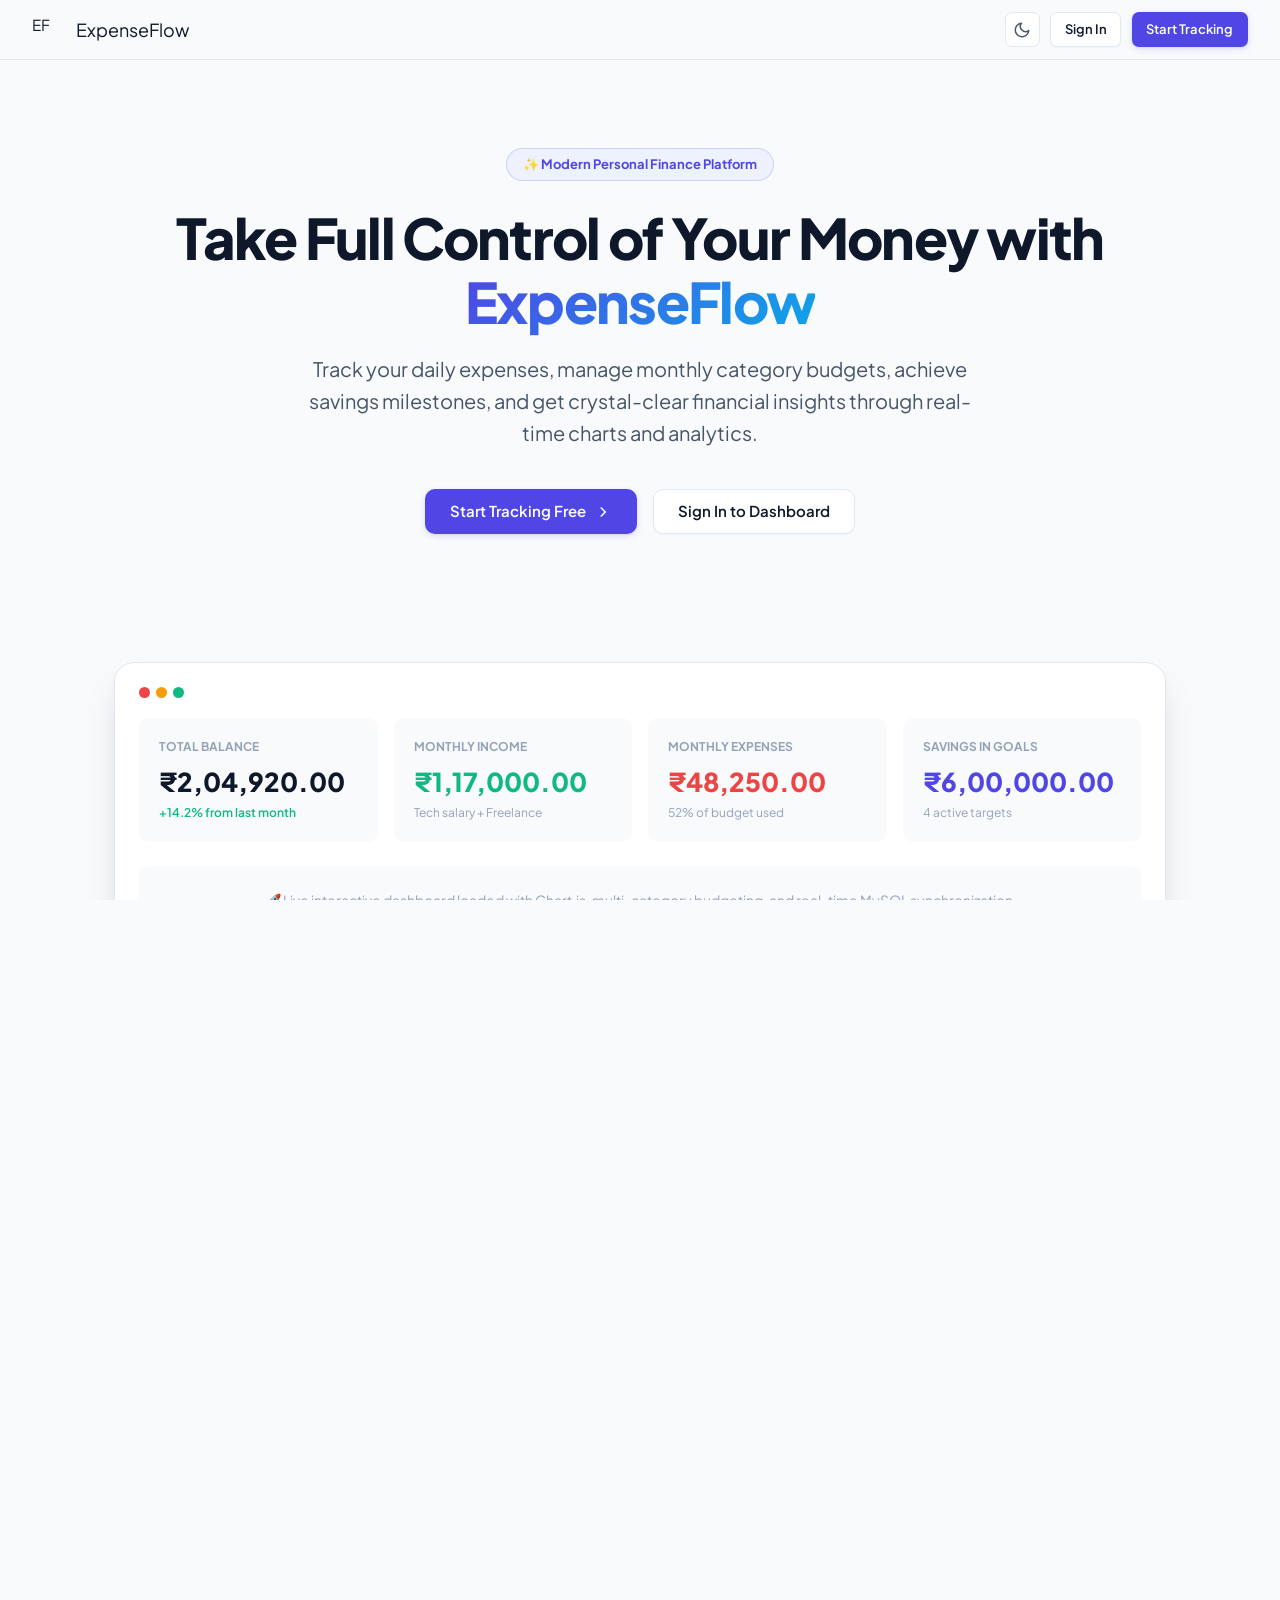
<file: frontend/index.html>
<!DOCTYPE html>
<html lang="en">
<head>
  <meta charset="UTF-8">
  <meta name="viewport" content="width=device-width, initial-scale=1.0">
  <title>ExpenseFlow — Smart Personal Finance & Expense Tracker</title>
  <meta name="description" content="Master your money with ExpenseFlow. Track expenses, monitor monthly budgets, achieve savings goals, and visualize deep financial analytics.">
  <link rel="manifest" href="/manifest.webmanifest">
  <meta name="theme-color" content="#2563eb">
  <meta name="apple-mobile-web-app-capable" content="yes">
  <meta name="apple-mobile-web-app-status-bar-style" content="black-translucent">
  <link rel="icon" type="image/png" href="/icons/favicon.png">
  <link rel="apple-touch-icon" href="/icons/apple-touch-icon.png">
  <link rel="stylesheet" href="css/style.css?v=1.0.5">
  <link rel="stylesheet" href="css/responsive.css?v=1.0.5">
  <style>
    /* Landing Page Specific Styling */
    .landing-header {
      height: 60px;
      padding: 0 2rem;
      display: flex;
      align-items: center;
      justify-content: space-between;
      position: sticky;
      top: 0;
      background-color: rgba(248, 250, 252, 0.85);
      backdrop-filter: blur(14px);
      -webkit-backdrop-filter: blur(14px);
      z-index: 100;
      border-bottom: 1px solid var(--border-color);
      transition: background-color var(--transition-base), border-color var(--transition-base);
    }
    [data-theme="dark"] .landing-header {
      background-color: rgba(11, 15, 25, 0.85);
    }
    .landing-header .brand-logo {
      width: 32px;
      height: 32px;
      font-size: 0.95rem;
      border-radius: 8px;
    }
    .landing-header .brand-name {
      font-size: 1.125rem;
    }
    .landing-header-actions {
      display: flex;
      align-items: center;
      gap: 0.65rem;
    }
    .landing-header-actions .btn {
      height: 35px;
      padding: 0 0.85rem;
      font-size: 0.8125rem;
      font-weight: 600;
      border-radius: 7px;
    }
    .landing-header-actions .theme-toggle-btn {
      width: 35px;
      height: 35px;
      border-radius: 7px;
    }

    .hero-section {
      padding: 5.5rem 1.5rem 4rem;
      text-align: center;
      max-width: 1000px;
      margin: 0 auto;
      position: relative;
    }

    .hero-badge {
      display: inline-flex;
      align-items: center;
      gap: 0.5rem;
      padding: 0.35rem 1rem;
      border-radius: var(--radius-full);
      background-color: var(--primary-light);
      color: var(--primary);
      font-weight: 700;
      font-size: 0.8125rem;
      margin-bottom: 1.5rem;
      border: 1px solid rgba(79, 70, 229, 0.2);
    }

    .hero-title {
      font-size: 3.5rem;
      font-weight: 800;
      line-height: 1.15;
      letter-spacing: -0.03em;
      color: var(--text-main);
      margin-bottom: 1.25rem;
    }

    .hero-title span {
      background: linear-gradient(135deg, var(--primary), var(--secondary));
      -webkit-background-clip: text;
      -webkit-text-fill-color: transparent;
    }

    .hero-description {
      font-size: 1.25rem;
      color: var(--text-secondary);
      max-width: 680px;
      margin: 0 auto 2.5rem;
      line-height: 1.6;
    }

    .hero-cta-group {
      display: flex;
      align-items: center;
      justify-content: center;
      gap: 1rem;
      margin-bottom: 4rem;
    }

    /* Dashboard Mock Preview */
    .preview-container {
      max-width: 1100px;
      margin: 0 auto 6rem;
      padding: 0 1.5rem;
    }

    .preview-card {
      background-color: var(--bg-surface);
      border: 1px solid var(--border-color);
      border-radius: var(--radius-xl);
      padding: 1.5rem;
      box-shadow: var(--shadow-xl);
      overflow: hidden;
      position: relative;
    }

    .preview-browser-dots {
      display: flex;
      gap: 6px;
      margin-bottom: 1.25rem;
    }
    .preview-dot {
      width: 11px;
      height: 11px;
      border-radius: 50%;
      background-color: var(--border-color);
    }
    .preview-dot:nth-child(1) { background-color: #EF4444; }
    .preview-dot:nth-child(2) { background-color: #F59E0B; }
    .preview-dot:nth-child(3) { background-color: #10B981; }

    /* Features Section */
    .features-section {
      padding: 5rem 1.5rem;
      background-color: var(--bg-surface);
      border-top: 1px solid var(--border-color);
      border-bottom: 1px solid var(--border-color);
    }

    .section-header {
      text-align: center;
      max-width: 640px;
      margin: 0 auto 3.5rem;
    }
    .section-title {
      font-size: 2.25rem;
      font-weight: 800;
      letter-spacing: -0.02em;
      margin-bottom: 0.75rem;
      color: var(--text-main);
    }
    .section-subtitle {
      font-size: 1.0625rem;
      color: var(--text-muted);
    }

    .features-grid {
      max-width: 1200px;
      margin: 0 auto;
      display: grid;
      grid-template-columns: repeat(auto-fit, minmax(320px, 1fr));
      gap: 2rem;
    }

    .feature-card {
      padding: 2rem;
      border-radius: var(--radius-lg);
      background-color: var(--bg-app);
      border: 1px solid var(--border-color);
      transition: all var(--transition-base);
    }
    .feature-card:hover {
      transform: translateY(-4px);
      box-shadow: var(--shadow-md);
      border-color: var(--primary);
    }

    .feature-icon-wrapper {
      width: 52px;
      height: 52px;
      border-radius: var(--radius-md);
      background-color: var(--primary-light);
      color: var(--primary);
      display: flex;
      align-items: center;
      justify-content: center;
      margin-bottom: 1.25rem;
    }

    .feature-title {
      font-size: 1.25rem;
      font-weight: 700;
      color: var(--text-main);
      margin-bottom: 0.5rem;
    }

    .feature-text {
      font-size: 0.9375rem;
      color: var(--text-secondary);
      line-height: 1.6;
    }

    /* Security Section */
    .security-banner {
      max-width: 1100px;
      margin: 5rem auto;
      padding: 3rem 2rem;
      background: linear-gradient(135deg, rgba(79, 70, 229, 0.08), rgba(14, 165, 233, 0.08));
      border: 1px solid var(--border-color);
      border-radius: var(--radius-xl);
      display: flex;
      flex-wrap: wrap;
      align-items: center;
      justify-content: space-between;
      gap: 2rem;
    }

    .footer {
      padding: 3rem 1.5rem;
      text-align: center;
      border-top: 1px solid var(--border-color);
      color: var(--text-muted);
      font-size: 0.875rem;
    }

    html, body {
      overflow-x: hidden;
      max-width: 100vw;
    }

    @media (max-width: 768px) {
      .hero-section { padding: 3rem 1rem 2.5rem; overflow-x: hidden; }
      .hero-title { font-size: 1.875rem; line-height: 1.22; word-break: break-word; }
      .hero-description { font-size: 0.95rem; line-height: 1.5; margin-bottom: 2rem; }
      .hero-cta-group { flex-direction: column; width: 100%; gap: 0.75rem; }
      .hero-cta-group .btn { width: 100%; }
      .landing-header { padding: 0 0.875rem; height: 58px; }
      .landing-header .btn-primary { display: none; }
      .landing-header .btn-secondary { display: inline-flex !important; padding: 0.35rem 0.75rem; font-size: 0.8125rem; }
      .landing-header-actions { gap: 0.5rem; }
      .preview-container { padding: 0 0.75rem; margin-bottom: 3.5rem; }
      .preview-card { padding: 1rem; }
      .preview-card > div[style*="display: grid"] {
        grid-template-columns: 1fr !important;
        gap: 0.75rem !important;
      }
      .features-section { padding: 3rem 1rem; }
      .section-title { font-size: 1.625rem; }
      .features-grid { grid-template-columns: 1fr !important; gap: 1.25rem; }
      .security-banner { padding: 2rem 1.25rem; flex-direction: column; text-align: center; gap: 1.5rem; }
      .security-banner .btn { width: 100%; }
    }
  </style>
</head>
<body>

  <!-- Navigation Header -->
  <header class="landing-header">
    <div style="display: flex; align-items: center; gap: 0.75rem;">
      <div class="brand-logo">EF</div>
      <div class="brand-name">Expense<span>Flow</span></div>
    </div>

    <div class="landing-header-actions">
      <button class="theme-toggle-btn" onclick="toggleTheme()" aria-label="Toggle theme">
        <svg width="20" height="20" viewBox="0 0 24 24" fill="none" stroke="currentColor" stroke-width="2"><circle cx="12" cy="12" r="5"></circle></svg>
      </button>
      <a href="pages/login.html" class="btn btn-secondary btn-sm">Sign In</a>
      <a href="pages/register.html" class="btn btn-primary btn-sm">Start Tracking</a>
    </div>
  </header>

  <!-- Hero Section -->
  <main>
    <section class="hero-section">
      <div class="hero-badge">
        <span>✨ Modern Personal Finance Platform</span>
      </div>

      <h1 class="hero-title">
        Take Full Control of Your Money with <span>ExpenseFlow</span>
      </h1>

      <p class="hero-description">
        Track your daily expenses, manage monthly category budgets, achieve savings milestones,
        and get crystal-clear financial insights through real-time charts and analytics.
      </p>

      <div class="hero-cta-group">
        <a href="pages/register.html" class="btn btn-primary btn-lg">
          <span>Start Tracking Free</span>
          <svg width="18" height="18" viewBox="0 0 24 24" fill="none" stroke="currentColor" stroke-width="2"><polyline points="9 18 15 12 9 6"></polyline></svg>
        </a>
        <a href="pages/login.html" class="btn btn-secondary btn-lg">
          <span>Sign In to Dashboard</span>
        </a>
      </div>
    </section>

    <!-- Interactive Mock Dashboard Preview -->
    <div class="preview-container">
      <div class="preview-card">
        <div class="preview-browser-dots">
          <div class="preview-dot"></div>
          <div class="preview-dot"></div>
          <div class="preview-dot"></div>
        </div>

        <div style="display: grid; grid-template-columns: repeat(auto-fit, minmax(200px, 1fr)); gap: 1rem; margin-bottom: 1.5rem;">
          <div style="padding: 1.25rem; background-color: var(--bg-hover); border-radius: var(--radius-md);">
            <div style="font-size: 0.75rem; color: var(--text-muted); font-weight: 700; text-transform: uppercase;">Total Balance</div>
            <div style="font-size: 1.625rem; font-weight: 800; color: var(--text-main); margin-top: 0.35rem;">₹2,04,920.00</div>
            <div style="font-size: 0.75rem; color: var(--success); font-weight: 600; margin-top: 0.2rem;">+14.2% from last month</div>
          </div>
          <div style="padding: 1.25rem; background-color: var(--bg-hover); border-radius: var(--radius-md);">
            <div style="font-size: 0.75rem; color: var(--text-muted); font-weight: 700; text-transform: uppercase;">Monthly Income</div>
            <div style="font-size: 1.625rem; font-weight: 800; color: var(--success); margin-top: 0.35rem;">₹1,17,000.00</div>
            <div style="font-size: 0.75rem; color: var(--text-muted); margin-top: 0.2rem;">Tech salary + Freelance</div>
          </div>
          <div style="padding: 1.25rem; background-color: var(--bg-hover); border-radius: var(--radius-md);">
            <div style="font-size: 0.75rem; color: var(--text-muted); font-weight: 700; text-transform: uppercase;">Monthly Expenses</div>
            <div style="font-size: 1.625rem; font-weight: 800; color: var(--danger); margin-top: 0.35rem;">₹48,250.00</div>
            <div style="font-size: 0.75rem; color: var(--text-muted); margin-top: 0.2rem;">52% of budget used</div>
          </div>
          <div style="padding: 1.25rem; background-color: var(--bg-hover); border-radius: var(--radius-md);">
            <div style="font-size: 0.75rem; color: var(--text-muted); font-weight: 700; text-transform: uppercase;">Savings in Goals</div>
            <div style="font-size: 1.625rem; font-weight: 800; color: var(--primary); margin-top: 0.35rem;">₹6,00,000.00</div>
            <div style="font-size: 0.75rem; color: var(--text-muted); margin-top: 0.2rem;">4 active targets</div>
          </div>
        </div>

        <div style="padding: 1.5rem; background-color: var(--bg-hover); border-radius: var(--radius-md); text-align: center; color: var(--text-muted); font-size: 0.875rem;">
          🚀 Live interactive dashboard loaded with Chart.js, multi-category budgeting, and real-time MySQL synchronization.
        </div>
      </div>
    </div>

    <!-- Core Features Section -->
    <section class="features-section">
      <div class="section-header">
        <h2 class="section-title">Built for Modern Financial Intelligence</h2>
        <p class="section-subtitle">Everything you need to track spending, optimize budgets, and hit savings goals with confidence.</p>
      </div>

      <div class="features-grid">
        <div class="feature-card">
          <div class="feature-icon-wrapper">
            <svg width="24" height="24" viewBox="0 0 24 24" fill="none" stroke="currentColor" stroke-width="2"><line x1="12" y1="1" x2="12" y2="23"></line><path d="M17 5H9.5a3.5 3.5 0 0 0 0 7h5a3.5 3.5 0 0 1 0 7H6"></path></svg>
          </div>
          <h3 class="feature-title">Effortless Transaction Tracking</h3>
          <p class="feature-text">Add expenses and income in seconds. Instant search, multi-field filters, and category tagging keep your financial log meticulously organized.</p>
        </div>

        <div class="feature-card">
          <div class="feature-icon-wrapper">
            <svg width="24" height="24" viewBox="0 0 24 24" fill="none" stroke="currentColor" stroke-width="2"><rect x="2" y="4" width="20" height="16" rx="2"></rect><line x1="2" y1="10" x2="22" y2="10"></line></svg>
          </div>
          <h3 class="feature-title">Smart Monthly Budgets</h3>
          <p class="feature-text">Set realistic category-specific monthly spending limits. Visual progress bars notify you before you overspend so you stay on track.</p>
        </div>

        <div class="feature-card">
          <div class="feature-icon-wrapper">
            <svg width="24" height="24" viewBox="0 0 24 24" fill="none" stroke="currentColor" stroke-width="2"><circle cx="12" cy="12" r="10"></circle><circle cx="12" cy="12" r="6"></circle><circle cx="12" cy="12" r="2"></circle></svg>
          </div>
          <h3 class="feature-title">Target Savings Goals</h3>
          <p class="feature-text">From emergency cushions to dream vacations, track your savings targets, add and withdraw funds, and celebrate every milestone reached.</p>
        </div>

        <div class="feature-card">
          <div class="feature-icon-wrapper">
            <svg width="24" height="24" viewBox="0 0 24 24" fill="none" stroke="currentColor" stroke-width="2"><line x1="18" y1="20" x2="18" y2="10"></line><line x1="12" y1="20" x2="12" y2="4"></line><line x1="6" y1="20" x2="6" y2="14"></line></svg>
          </div>
          <h3 class="feature-title">Visual Reports & Analytics</h3>
          <p class="feature-text">Dynamic Chart.js breakdowns showing income vs. expense trends, category distribution doughnuts, and period comparisons.</p>
        </div>

        <div class="feature-card">
          <div class="feature-icon-wrapper">
            <svg width="24" height="24" viewBox="0 0 24 24" fill="none" stroke="currentColor" stroke-width="2"><path d="M12 22s8-4 8-10V5l-8-3-8 3v7c0 6 8 10 8 10z"></path></svg>
          </div>
          <h3 class="feature-title">Strict Multi-Tenant Security</h3>
          <p class="feature-text">Industry-standard bcrypt password hashing, cryptographically signed JWT tokens, and isolated database record access.</p>
        </div>

        <div class="feature-card">
          <div class="feature-icon-wrapper">
            <svg width="24" height="24" viewBox="0 0 24 24" fill="none" stroke="currentColor" stroke-width="2"><circle cx="12" cy="12" r="5"></circle><line x1="12" y1="1" x2="12" y2="3"></line><line x1="12" y1="21" x2="12" y2="23"></line></svg>
          </div>
          <h3 class="feature-title">Fluid Dark & Light Modes</h3>
          <p class="feature-text">A tailored design system crafted for day and night usability with instant seamless theme switching stored locally.</p>
        </div>
      </div>
    </section>

    <!-- Security & Architecture Highlight -->
    <div class="security-banner">
      <div>
        <h3 style="font-size: 1.5rem; font-weight: 800; color: var(--text-main); margin-bottom: 0.5rem;">Engineered for Performance & Security</h3>
        <p style="color: var(--text-secondary); max-width: 580px;">Built on FastAPI, SQLAlchemy ORM, and MySQL 8+ with full relational constraints, indexed foreign keys, and zero external trackers.</p>
      </div>
      <a href="pages/register.html" class="btn btn-primary btn-lg">Create Free Account</a>
    </div>
  </main>

  <!-- Footer -->
  <footer class="footer">
    <div style="display: flex; align-items: center; justify-content: center; gap: 0.5rem; margin-bottom: 0.75rem;">
      <div class="brand-logo" style="width: 28px; height: 28px; font-size: 0.875rem;">EF</div>
      <strong style="color: var(--text-main);">ExpenseFlow</strong>
    </div>
    <p>© 2026 ExpenseFlow. Designed for modern personal finance management.</p>
  </footer>

  <script src="js/utils.js"></script>
  <script>
    if ('serviceWorker' in navigator) {
      window.addEventListener('load', () => {
        navigator.serviceWorker.register('/sw.js').catch(err => console.log('SW Note:', err));
      });
    }
  </script>
</body>
</html>
</file>
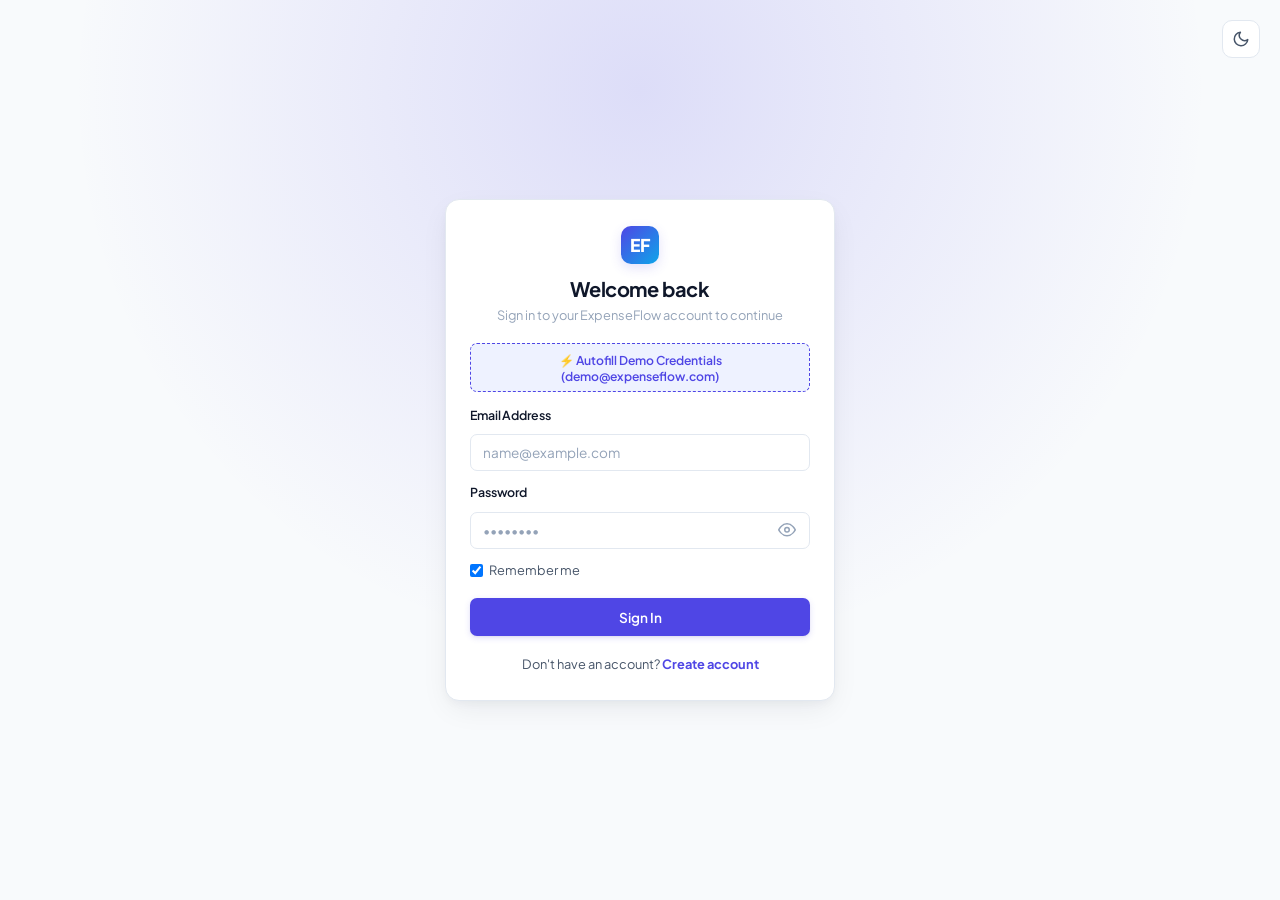
<file: frontend/pages/login.html>
<!DOCTYPE html>
<html lang="en">
<head>
  <meta charset="UTF-8">
  <meta name="viewport" content="width=device-width, initial-scale=1.0">
  <title>Sign In — ExpenseFlow</title>
  <link rel="manifest" href="/manifest.webmanifest">
  <meta name="theme-color" content="#2563eb">
  <meta name="apple-mobile-web-app-capable" content="yes">
  <meta name="apple-mobile-web-app-status-bar-style" content="black-translucent">
  <link rel="icon" type="image/png" href="/icons/favicon.png">
  <link rel="apple-touch-icon" href="/icons/apple-touch-icon.png">
  <link rel="stylesheet" href="../css/style.css?v=1.0.5">
  <link rel="stylesheet" href="../css/auth.css?v=1.0.5">
  <link rel="stylesheet" href="../css/responsive.css?v=1.0.5">
</head>
<body class="auth-page">

  <div style="position: absolute; top: 1.25rem; right: 1.25rem;">
    <button class="theme-toggle-btn" onclick="toggleTheme()" aria-label="Toggle theme" title="Toggle Theme">
      <svg width="18" height="18" viewBox="0 0 24 24" fill="none" stroke="currentColor" stroke-width="2"><path d="M21 12.79A9 9 0 1 1 11.21 3 7 7 0 0 0 21 12.79z"></path></svg>
    </button>
  </div>

  <div class="auth-card">
    <div class="auth-header">
      <a href="../index.html" class="auth-logo" title="Back to home">EF</a>
      <h1 class="auth-title">Welcome back</h1>
      <p class="auth-subtitle">Sign in to your ExpenseFlow account to continue</p>
    </div>

    <!-- Quick Demo Account Fill -->
    <button type="button" class="demo-badge-btn" id="demo-fill-btn">
      <span>⚡ Autofill Demo Credentials (demo@expenseflow.com)</span>
    </button>

    <form id="login-form">
      <div class="form-group">
        <label for="email" class="form-label">Email Address</label>
        <input
          type="email"
          id="email"
          name="email"
          class="form-input"
          placeholder="name@example.com"
          required
          autocomplete="email"
        >
      </div>

      <div class="form-group">
        <div style="display: flex; justify-content: space-between; align-items: center;">
          <label for="password" class="form-label">Password</label>
        </div>
        <div class="password-input-wrapper">
          <input
            type="password"
            id="password"
            name="password"
            class="form-input"
            placeholder="••••••••"
            required
            autocomplete="current-password"
          >
          <button type="button" class="password-toggle-btn" id="toggle-pwd-btn" aria-label="Toggle password visibility">
            <svg width="18" height="18" viewBox="0 0 24 24" fill="none" stroke="currentColor" stroke-width="2"><path d="M1 12s4-8 11-8 11 8 11 8-4 8-11 8-11-8-11-8z"></path><circle cx="12" cy="12" r="3"></circle></svg>
          </button>
        </div>
      </div>

      <div style="display: flex; justify-content: space-between; align-items: center; margin-bottom: 0.9rem; font-size: 0.8rem;">
        <label style="display: flex; align-items: center; gap: 0.4rem; color: var(--text-secondary); cursor: pointer;">
          <input type="checkbox" id="remember-me" checked>
          <span>Remember me</span>
        </label>
      </div>

      <button type="submit" class="btn btn-primary btn-submit" id="submit-btn">
        <span>Sign In</span>
      </button>
    </form>

    <div class="auth-footer">
      Don't have an account? <a href="register.html" style="font-weight: 700;">Create account</a>
    </div>
  </div>

  <script src="../js/utils.js"></script>
  <script src="../js/toast.js"></script>
  <script src="../js/api.js"></script>
  <script src="../js/auth.js"></script>
  <script>
    document.addEventListener('DOMContentLoaded', () => {
      // Redirect if already logged in
      Auth.redirectIfAuthenticated();

      // Check for session expired query param
      const urlParams = new URLSearchParams(window.location.search);
      if (urlParams.get('session_expired')) {
        showToast('Your session has expired. Please sign in again.', 'warning', 'Session Expired');
      }

      // Demo fill button
      const demoBtn = document.getElementById('demo-fill-btn');
      demoBtn.addEventListener('click', () => {
        document.getElementById('email').value = 'demo@expenseflow.com';
        document.getElementById('password').value = 'Password123!';
        showToast('Demo credentials populated!', 'info');
      });

      // Password visibility toggle
      const togglePwdBtn = document.getElementById('toggle-pwd-btn');
      const pwdInput = document.getElementById('password');
      togglePwdBtn.addEventListener('click', () => {
        const type = pwdInput.getAttribute('type') === 'password' ? 'text' : 'password';
        pwdInput.setAttribute('type', type);
      });

      // Form submission
      const form = document.getElementById('login-form');
      const submitBtn = document.getElementById('submit-btn');

      form.addEventListener('submit', async (e) => {
        e.preventDefault();
        submitBtn.disabled = true;
        submitBtn.innerHTML = '<span>Signing in...</span>';

        const email = document.getElementById('email').value.trim();
        const password = document.getElementById('password').value;

        try {
          const data = await ApiClient.post('/auth/login', { email, password });
          Auth.setSession(data.access_token, data.user);
          showToast(`Welcome back, ${data.user.full_name}!`, 'success');

          setTimeout(() => {
            window.location.href = 'dashboard.html';
          }, 800);
        } catch (err) {
          showToast(err.message, 'error', 'Sign In Failed');
          submitBtn.disabled = false;
          submitBtn.innerHTML = '<span>Sign In</span>';
        }
      });
    });
  </script>
</body>
</html>
</file>
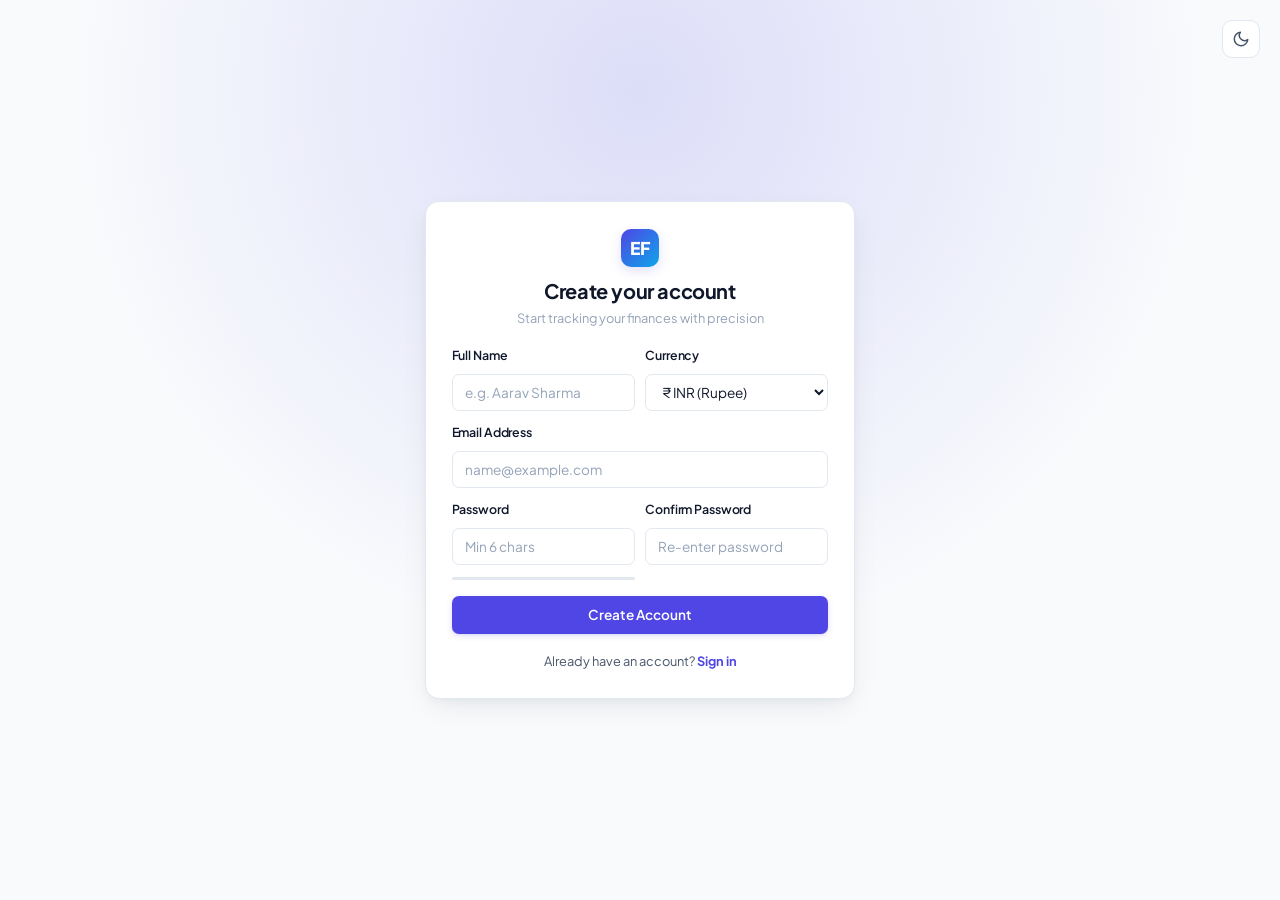
<file: frontend/pages/register.html>
<!DOCTYPE html>
<html lang="en">
<head>
  <meta charset="UTF-8">
  <meta name="viewport" content="width=device-width, initial-scale=1.0">
  <title>Create Account — ExpenseFlow</title>
  <link rel="manifest" href="/manifest.webmanifest">
  <meta name="theme-color" content="#2563eb">
  <meta name="apple-mobile-web-app-capable" content="yes">
  <meta name="apple-mobile-web-app-status-bar-style" content="black-translucent">
  <link rel="icon" type="image/png" href="/icons/favicon.png">
  <link rel="apple-touch-icon" href="/icons/apple-touch-icon.png">
  <link rel="stylesheet" href="../css/style.css?v=1.0.5">
  <link rel="stylesheet" href="../css/auth.css?v=1.0.5">
  <link rel="stylesheet" href="../css/responsive.css?v=1.0.5">
</head>
<body class="auth-page">

  <div style="position: absolute; top: 1.25rem; right: 1.25rem;">
    <button class="theme-toggle-btn" onclick="toggleTheme()" aria-label="Toggle theme" title="Toggle Theme">
      <svg width="18" height="18" viewBox="0 0 24 24" fill="none" stroke="currentColor" stroke-width="2"><path d="M21 12.79A9 9 0 1 1 11.21 3 7 7 0 0 0 21 12.79z"></path></svg>
    </button>
  </div>

  <div class="auth-card auth-card-register">
    <div class="auth-header">
      <a href="../index.html" class="auth-logo" title="Back to home">EF</a>
      <h1 class="auth-title">Create your account</h1>
      <p class="auth-subtitle">Start tracking your finances with precision</p>
    </div>

    <form id="register-form">
      <div class="form-row">
        <div class="form-group">
          <label for="full_name" class="form-label">Full Name</label>
          <input
            type="text"
            id="full_name"
            name="full_name"
            class="form-input"
            placeholder="e.g. Aarav Sharma"
            required
            minlength="2"
          >
        </div>

        <div class="form-group">
          <label for="currency" class="form-label">Currency</label>
          <select id="currency" name="currency" class="form-select">
            <option value="INR" selected>₹ INR (Rupee)</option>
            <option value="USD">$ USD (Dollar)</option>
            <option value="EUR">€ EUR (Euro)</option>
            <option value="GBP">£ GBP (Pound)</option>
            <option value="CAD">C$ CAD</option>
            <option value="AUD">A$ AUD</option>
            <option value="JPY">¥ JPY</option>
          </select>
        </div>
      </div>

      <div class="form-group">
        <label for="email" class="form-label">Email Address</label>
        <input
          type="email"
          id="email"
          name="email"
          class="form-input"
          placeholder="name@example.com"
          required
          autocomplete="email"
        >
      </div>

      <div class="form-row">
        <div class="form-group">
          <label for="password" class="form-label">Password</label>
          <div class="password-input-wrapper">
            <input
              type="password"
              id="password"
              name="password"
              class="form-input"
              placeholder="Min 6 chars"
              required
              minlength="6"
              autocomplete="new-password"
            >
          </div>
          <div class="password-strength-bar">
            <div class="password-strength-fill" id="strength-fill"></div>
          </div>
        </div>

        <div class="form-group">
          <label for="confirm_password" class="form-label">Confirm Password</label>
          <input
            type="password"
            id="confirm_password"
            name="confirm_password"
            class="form-input"
            placeholder="Re-enter password"
            required
            minlength="6"
            autocomplete="new-password"
          >
          <div class="form-error" id="match-error" style="display: none;">Passwords do not match.</div>
        </div>
      </div>

      <button type="submit" class="btn btn-primary btn-submit" id="submit-btn">
        <span>Create Account</span>
      </button>
    </form>

    <div class="auth-footer">
      Already have an account? <a href="login.html" style="font-weight: 700;">Sign in</a>
    </div>
  </div>

  <script src="../js/utils.js"></script>
  <script src="../js/toast.js"></script>
  <script src="../js/api.js"></script>
  <script src="../js/auth.js"></script>
  <script>
    document.addEventListener('DOMContentLoaded', () => {
      Auth.redirectIfAuthenticated();

      const pwdInput = document.getElementById('password');
      const confirmInput = document.getElementById('confirm_password');
      const strengthFill = document.getElementById('strength-fill');
      const matchError = document.getElementById('match-error');
      const form = document.getElementById('register-form');
      const submitBtn = document.getElementById('submit-btn');

      // Password strength listener
      pwdInput.addEventListener('input', () => {
        const val = pwdInput.value;
        strengthFill.className = 'password-strength-fill';
        if (val.length === 0) {
          strengthFill.style.width = '0%';
        } else if (val.length < 6) {
          strengthFill.classList.add('weak');
        } else if (val.length < 10 || !/[0-9]/.test(val)) {
          strengthFill.classList.add('medium');
        } else {
          strengthFill.classList.add('strong');
        }
      });

      // Confirm password listener
      confirmInput.addEventListener('input', () => {
        if (confirmInput.value && pwdInput.value !== confirmInput.value) {
          matchError.style.display = 'block';
        } else {
          matchError.style.display = 'none';
        }
      });

      // Form submission
      form.addEventListener('submit', async (e) => {
        e.preventDefault();

        const full_name = document.getElementById('full_name').value.trim();
        const email = document.getElementById('email').value.trim();
        const currency = document.getElementById('currency').value;
        const password = pwdInput.value;
        const confirm_password = confirmInput.value;

        if (password !== confirm_password) {
          matchError.style.display = 'block';
          showToast('Passwords do not match.', 'error');
          return;
        }

        submitBtn.disabled = true;
        submitBtn.innerHTML = '<span>Creating Account...</span>';

        try {
          const data = await ApiClient.post('/auth/register', {
            full_name,
            email,
            password,
            confirm_password,
            currency
          });

          Auth.setSession(data.access_token, data.user);
          showToast('Account created successfully! Default categories initialized.', 'success');

          setTimeout(() => {
            window.location.href = 'dashboard.html';
          }, 1000);
        } catch (err) {
          showToast(err.message, 'error', 'Registration Failed');
          submitBtn.disabled = false;
          submitBtn.innerHTML = '<span>Create Account</span>';
        }
      });
    });
  </script>
</body>
</html>
</file>
<file: frontend/css/style.css>
/* ==========================================================
   ExpenseFlow Design System — Modern Fintech SaaS
   ========================================================== */

@import url('https://fonts.googleapis.com/css2?family=Plus+Jakarta+Sans:ital,wght@0,400;0,500;0,600;0,700;0,800;1,500&family=JetBrains+Mono:wght@400;500;600&display=swap');

:root {
  color-scheme: light;

  /* Primary & Accent Palettes - Light Mode */
  --primary: #4F46E5;
  --primary-hover: #4338CA;
  --primary-active: #3730A3;
  --primary-light: #EEF2FF;
  --primary-glow: rgba(79, 70, 229, 0.16);

  --secondary: #0EA5E9;
  --secondary-hover: #0284C7;
  --secondary-light: #F0F9FF;

  --accent: #8B5CF6;
  --accent-light: #F5F3FF;

  /* Semantic Status Colors */
  --success: #10B981;
  --success-hover: #059669;
  --success-light: #ECFDF5;
  --success-border: rgba(16, 185, 129, 0.25);
  --success-text: #065F46;

  --warning: #F59E0B;
  --warning-hover: #D97706;
  --warning-light: #FFFBEB;
  --warning-border: rgba(245, 158, 11, 0.25);
  --warning-text: #92400E;

  --danger: #EF4444;
  --danger-hover: #DC2626;
  --danger-light: #FEF2F2;
  --danger-border: rgba(239, 68, 68, 0.25);
  --danger-text: #991B1B;

  /* Neutrals & Surfaces - Light Mode */
  --bg-app: #F8FAFC;
  --bg-surface: #FFFFFF;
  --bg-surface-elevated: #FFFFFF;
  --bg-subtle: #F1F5F9;
  --bg-input: #FFFFFF;
  --bg-hover: #F8FAFC;
  --bg-active: #E2E8F0;

  --text-main: #0F172A;
  --text-secondary: #475569;
  --text-muted: #94A3B8;

  --border-color: #E2E8F0;
  --border-subtle: #F1F5F9;
  --border-focus: #4F46E5;

  /* Multi-Stop Diffuse Shadows */
  --shadow-xs: 0 1px 2px rgba(15, 23, 42, 0.04);
  --shadow-sm: 0 1px 3px rgba(15, 23, 42, 0.06), 0 1px 2px rgba(15, 23, 42, 0.04);
  --shadow-md: 0 4px 14px -2px rgba(15, 23, 42, 0.06), 0 2px 6px -1px rgba(15, 23, 42, 0.04);
  --shadow-lg: 0 12px 24px -4px rgba(15, 23, 42, 0.08), 0 4px 8px -2px rgba(15, 23, 42, 0.04);
  --shadow-xl: 0 20px 40px -8px rgba(15, 23, 42, 0.12), 0 8px 16px -4px rgba(15, 23, 42, 0.06);

  /* Typography Scale */
  --font-family: 'Plus Jakarta Sans', -apple-system, BlinkMacSystemFont, 'Segoe UI', Roboto, sans-serif;
  --font-mono: 'JetBrains Mono', monospace;

  /* Radii */
  --radius-xs: 4px;
  --radius-sm: 6px;
  --radius-md: 10px;
  --radius-lg: 14px;
  --radius-xl: 20px;
  --radius-full: 9999px;

  /* Transitions */
  --transition-fast: 150ms cubic-bezier(0.16, 1, 0.3, 1);
  --transition-base: 220ms cubic-bezier(0.16, 1, 0.3, 1);
  --transition-smooth: 300ms cubic-bezier(0.16, 1, 0.3, 1);

  /* Layout dimensions */
  --sidebar-width: 250px;
  --header-height: 60px;
}

/* ==========================================================
   Dark Mode Theme System
   ========================================================== */
[data-theme="dark"] {
  color-scheme: dark;

  --primary: #6366F1;
  --primary-hover: #4F46E5;
  --primary-active: #4338CA;
  --primary-light: rgba(99, 102, 241, 0.14);
  --primary-glow: rgba(99, 102, 241, 0.28);

  --secondary: #38BDF8;
  --secondary-hover: #0EA5E9;
  --secondary-light: rgba(56, 189, 248, 0.14);

  --accent: #A78BFA;
  --accent-light: rgba(167, 139, 250, 0.14);

  --success: #34D399;
  --success-hover: #10B981;
  --success-light: rgba(52, 211, 153, 0.14);
  --success-border: rgba(52, 211, 153, 0.25);
  --success-text: #6EE7B7;

  --warning: #FBBF24;
  --warning-hover: #F59E0B;
  --warning-light: rgba(251, 191, 36, 0.14);
  --warning-border: rgba(251, 191, 36, 0.25);
  --warning-text: #FDE68A;

  --danger: #F87171;
  --danger-hover: #EF4444;
  --danger-light: rgba(248, 113, 113, 0.14);
  --danger-border: rgba(248, 113, 113, 0.25);
  --danger-text: #FCA5A5;

  /* Surfaces & Backgrounds */
  --bg-app: #0B0F19;
  --bg-surface: #111827;
  --bg-surface-elevated: #172033;
  --bg-subtle: #1A2438;
  --bg-input: #151D2E;
  --bg-hover: #192338;
  --bg-active: #23314D;

  --text-main: #F8FAFC;
  --text-secondary: #CBD5E1;
  --text-muted: #94A3B8;

  --border-color: rgba(255, 255, 255, 0.12);
  --border-subtle: rgba(255, 255, 255, 0.06);
  --border-focus: #6366F1;

  /* Shadows for Dark Mode */
  --shadow-xs: 0 1px 2px rgba(0, 0, 0, 0.3);
  --shadow-sm: 0 2px 4px rgba(0, 0, 0, 0.35);
  --shadow-md: 0 6px 16px -2px rgba(0, 0, 0, 0.45);
  --shadow-lg: 0 14px 28px -4px rgba(0, 0, 0, 0.55);
  --shadow-xl: 0 24px 48px -12px rgba(0, 0, 0, 0.7);
}

/* ==========================================================
   Base Reset & Normalization
   ========================================================== */
*, *::before, *::after {
  box-sizing: border-box;
  margin: 0;
  padding: 0;
}

html, body {
  height: 100%;
}

body {
  font-family: var(--font-family);
  background-color: var(--bg-app);
  color: var(--text-main);
  line-height: 1.5;
  font-size: 0.9375rem;
  -webkit-font-smoothing: antialiased;
  -moz-osx-font-smoothing: grayscale;
  transition: background-color var(--transition-base), color var(--transition-base);
  overflow-x: hidden;
}

/* Tabular Numerals for Financial Data */
.amount-income, .amount-expense, .kpi-value, [data-tabular] {
  font-variant-numeric: tabular-nums;
  letter-spacing: -0.02em;
}

a {
  color: var(--primary);
  text-decoration: none;
  transition: color var(--transition-fast);
}

a:hover {
  color: var(--primary-hover);
}

button, input, select, textarea {
  font-family: inherit;
  font-size: 0.9375rem;
}

/* Focus Visible Accessibility */
:focus-visible {
  outline: 2px solid var(--border-focus);
  outline-offset: 2px;
}

/* ==========================================================
   Button System
   ========================================================== */
.btn {
  display: inline-flex;
  align-items: center;
  justify-content: center;
  gap: 0.5rem;
  padding: 0.5625rem 1.125rem;
  font-weight: 600;
  font-size: 0.875rem;
  border-radius: var(--radius-md);
  border: 1px solid transparent;
  cursor: pointer;
  transition: all var(--transition-fast);
  white-space: nowrap;
  user-select: none;
  line-height: 1.25;
}

.btn:active {
  transform: translateY(0);
}

.btn-primary {
  background: var(--primary);
  color: #FFFFFF;
  box-shadow: 0 1px 2px rgba(0, 0, 0, 0.05), 0 2px 6px var(--primary-glow);
}

.btn-primary:hover {
  background-color: var(--primary-hover);
  transform: translateY(-1px);
  box-shadow: 0 4px 12px var(--primary-glow);
}

.btn-secondary {
  background-color: var(--bg-surface);
  color: var(--text-main);
  border-color: var(--border-color);
  box-shadow: var(--shadow-xs);
}

.btn-secondary:hover {
  background-color: var(--bg-subtle);
  border-color: var(--text-muted);
  transform: translateY(-1px);
}

.btn-outline-primary {
  background-color: transparent;
  color: var(--primary);
  border-color: var(--primary);
}

.btn-outline-primary:hover {
  background-color: var(--primary-light);
  transform: translateY(-1px);
}

.btn-danger {
  background-color: var(--danger);
  color: #FFFFFF;
  box-shadow: 0 2px 6px var(--danger-border);
}

.btn-danger:hover {
  background-color: var(--danger-hover);
  transform: translateY(-1px);
}

.btn-ghost {
  background-color: transparent;
  color: var(--text-secondary);
  border-color: transparent;
}

.btn-ghost:hover {
  background-color: var(--bg-hover);
  color: var(--text-main);
}

.btn-text {
  background: transparent;
  border: none;
  outline: none;
  box-shadow: none;
  color: var(--primary);
  font-size: 0.75rem;
  font-weight: 600;
  cursor: pointer;
  padding: 0.25rem 0.5rem;
  border-radius: var(--radius-sm);
  transition: all var(--transition-fast);
  white-space: nowrap;
  flex-shrink: 0;
  line-height: 1.25;
  font-family: inherit;
  user-select: none;
}

.btn-text:hover {
  background-color: var(--primary-light);
  color: var(--primary);
}

.btn-text:focus,
.btn-text:focus-visible {
  outline: none;
  box-shadow: 0 0 0 2px var(--primary-light);
}

.btn-sm {
  padding: 0.375rem 0.75rem;
  font-size: 0.8125rem;
  border-radius: var(--radius-sm);
}

.btn-lg {
  padding: 0.75rem 1.5rem;
  font-size: 0.9375rem;
  border-radius: var(--radius-md);
}

.btn-icon {
  width: 34px;
  height: 34px;
  padding: 0;
  border-radius: var(--radius-sm);
  display: inline-flex;
  align-items: center;
  justify-content: center;
}

.theme-toggle-btn {
  width: 38px;
  height: 38px;
  border-radius: var(--radius-md);
  border: 1px solid var(--border-color);
  background-color: var(--bg-surface);
  color: var(--text-secondary);
  display: flex;
  align-items: center;
  justify-content: center;
  cursor: pointer;
  transition: all var(--transition-fast);
  padding: 0;
}

.theme-toggle-btn:hover {
  background-color: var(--bg-hover);
  color: var(--text-main);
  border-color: var(--border-hover);
  transform: translateY(-1px);
}

.theme-toggle-btn svg {
  width: 18px;
  height: 18px;
}

/* ==========================================================
   Card Component System
   ========================================================== */
.card {
  background-color: var(--bg-surface);
  border: 1px solid var(--border-color);
  border-radius: var(--radius-lg);
  padding: 1.5rem;
  box-shadow: var(--shadow-sm);
  transition: box-shadow var(--transition-base), border-color var(--transition-base), transform var(--transition-base);
}

.card:hover {
  box-shadow: var(--shadow-md);
}

.card-header {
  display: flex;
  align-items: center;
  justify-content: space-between;
  margin-bottom: 1.25rem;
}

.card-title {
  font-size: 1.0625rem;
  font-weight: 700;
  color: var(--text-main);
  letter-spacing: -0.01em;
}

.card-subtitle {
  font-size: 0.8125rem;
  color: var(--text-muted);
  margin-top: 0.2rem;
}

/* ==========================================================
   Form Controls
   ========================================================== */
.form-group {
  display: flex;
  flex-direction: column;
  gap: 0.35rem;
  margin-bottom: 1.25rem;
}

.form-row {
  display: flex;
  gap: 1rem;
  margin-bottom: 0;
}

.form-row .form-group {
  flex: 1;
  min-width: 0;
}

@media (max-width: 640px) {
  .form-row {
    flex-direction: column;
    gap: 0;
  }
}

.form-label {
  font-size: 0.8125rem;
  font-weight: 600;
  color: var(--text-main);
  letter-spacing: -0.01em;
}

.form-input, .form-select, .form-textarea {
  width: 100%;
  padding: 0.625rem 0.875rem;
  background-color: var(--bg-input);
  border: 1px solid var(--border-color);
  border-radius: var(--radius-md);
  color: var(--text-main);
  transition: border-color var(--transition-fast), box-shadow var(--transition-fast);
  line-height: 1.4;
}

select option {
  background-color: var(--bg-surface);
  color: var(--text-main);
}

@media (max-width: 768px) {
  .form-input, .form-select, .form-textarea {
    font-size: 16px; /* Prevents unwanted auto-zoom in iOS Safari */
  }
}

.form-input:focus, .form-select:focus, .form-textarea:focus {
  outline: none;
  border-color: var(--border-focus);
  box-shadow: 0 0 0 3px var(--primary-glow);
}

.form-input::placeholder, .form-textarea::placeholder {
  color: var(--text-muted);
}

.form-error {
  font-size: 0.8125rem;
  color: var(--danger);
  margin-top: 0.25rem;
  font-weight: 500;
}

/* ==========================================================
   Badges & Pills
   ========================================================== */
.badge {
  display: inline-flex;
  align-items: center;
  gap: 0.35rem;
  padding: 0.2rem 0.5625rem;
  font-size: 0.6875rem;
  font-weight: 700;
  border-radius: var(--radius-sm);
  text-transform: uppercase;
  letter-spacing: 0.05em;
  line-height: 1.2;
}

.badge-income {
  background-color: var(--success-light);
  color: var(--success-text);
  border: 1px solid var(--success-border);
}
[data-theme="dark"] .badge-income {
  color: var(--success-text);
}

.badge-expense {
  background-color: var(--danger-light);
  color: var(--danger-text);
  border: 1px solid var(--danger-border);
}
[data-theme="dark"] .badge-expense {
  color: var(--danger-text);
}

.badge-warning {
  background-color: var(--warning-light);
  color: var(--warning-text);
  border: 1px solid var(--warning-border);
}

.badge-primary {
  background-color: var(--primary-light);
  color: var(--primary);
  border: 1px solid rgba(79, 70, 229, 0.2);
}

/* ==========================================================
   Toast System
   ========================================================== */
#toast-container {
  position: fixed;
  top: 1.5rem;
  right: 1.5rem;
  z-index: 99999;
  display: flex;
  flex-direction: column;
  gap: 0.75rem;
  pointer-events: none;
}

.toast {
  pointer-events: auto;
  min-width: 320px;
  max-width: 420px;
  background-color: var(--bg-surface-elevated);
  border: 1px solid var(--border-color);
  border-radius: var(--radius-md);
  padding: 0.875rem 1.125rem;
  box-shadow: var(--shadow-xl);
  display: flex;
  align-items: flex-start;
  gap: 0.75rem;
  animation: slideInRight 0.28s cubic-bezier(0.16, 1, 0.3, 1) forwards;
  transition: all 0.2s ease;
}

.toast.removing {
  opacity: 0;
  transform: translateX(20px);
}

.toast-icon {
  width: 20px;
  height: 20px;
  flex-shrink: 0;
  margin-top: 0.1rem;
}

.toast-success .toast-icon { color: var(--success); }
.toast-error .toast-icon { color: var(--danger); }
.toast-info .toast-icon { color: var(--primary); }
.toast-warning .toast-icon { color: var(--warning); }

.toast-content {
  flex: 1;
}

.toast-title {
  font-size: 0.875rem;
  font-weight: 700;
  color: var(--text-main);
  line-height: 1.2;
}

.toast-message {
  font-size: 0.8125rem;
  color: var(--text-secondary);
  margin-top: 0.2rem;
  line-height: 1.4;
}

.toast-close {
  background: none;
  border: none;
  color: var(--text-muted);
  cursor: pointer;
  padding: 0.2rem;
  line-height: 1;
  font-size: 1.25rem;
}

.toast-close:hover {
  color: var(--text-main);
}

@keyframes slideInRight {
  from {
    opacity: 0;
    transform: translateX(40px);
  }
  to {
    opacity: 1;
    transform: translateX(0);
  }
}

/* ==========================================================
   Modal Dialog System
   ========================================================== */
.modal-overlay {
  position: fixed;
  inset: 0;
  background-color: rgba(15, 23, 42, 0.55);
  backdrop-filter: blur(4px);
  z-index: 10000;
  display: flex;
  align-items: center;
  justify-content: center;
  padding: 1.5rem;
  opacity: 0;
  visibility: hidden;
  transition: opacity 0.2s cubic-bezier(0.16, 1, 0.3, 1), visibility 0.2s cubic-bezier(0.16, 1, 0.3, 1);
}

.modal-overlay.active {
  opacity: 1;
  visibility: visible;
}

.modal-container, .modal-card {
  background-color: var(--bg-surface-elevated);
  border: 1px solid var(--border-color);
  border-radius: var(--radius-xl);
  box-shadow: var(--shadow-xl);
  width: 100%;
  max-width: 520px;
  max-height: 90vh;
  overflow-y: auto;
  transform: scale(0.96) translateY(8px);
  transition: transform 0.22s cubic-bezier(0.16, 1, 0.3, 1);
}

.modal-overlay.active .modal-container,
.modal-overlay.active .modal-card,
.modal-overlay[style*="display: flex"] .modal-card,
.modal-overlay[style*="display: block"] .modal-card {
  transform: scale(1) translateY(0);
}

.modal-header {
  display: flex;
  align-items: center;
  justify-content: space-between;
  padding: 1.25rem 1.5rem;
  border-bottom: 1px solid var(--border-subtle);
}

.modal-title {
  font-size: 1.125rem;
  font-weight: 700;
  color: var(--text-main);
  letter-spacing: -0.01em;
}

.modal-close-btn {
  background: transparent;
  border: none;
  color: var(--text-muted);
  cursor: pointer;
  width: 34px;
  height: 34px;
  display: inline-flex;
  align-items: center;
  justify-content: center;
  border-radius: var(--radius-md);
  font-size: 1.5rem;
  line-height: 1;
  transition: all var(--transition-fast);
  padding: 0;
}

.modal-close-btn:hover {
  background-color: var(--bg-hover);
  color: var(--text-main);
}

.modal-body {
  padding: 1.5rem;
}

.modal-footer {
  display: flex;
  align-items: center;
  justify-content: flex-end;
  gap: 0.75rem;
  padding: 1rem 1.5rem 1.25rem;
  border-top: 1px solid var(--border-subtle);
}

/* ==========================================================
   Progress Bars
   ========================================================== */
.progress-track {
  width: 100%;
  height: 8px;
  background-color: var(--bg-subtle);
  border-radius: var(--radius-full);
  overflow: hidden;
}

.progress-fill {
  height: 100%;
  border-radius: var(--radius-full);
  transition: width 0.45s cubic-bezier(0.16, 1, 0.3, 1);
}

.progress-fill.safe {
  background-color: var(--success);
}

.progress-fill.warning {
  background-color: var(--warning);
}

.progress-fill.exceeded {
  background-color: var(--danger);
}

/* ==========================================================
   Empty & Loading Skeleton States
   ========================================================== */
.empty-state {
  display: flex;
  flex-direction: column;
  align-items: center;
  justify-content: center;
  text-align: center;
  padding: 3rem 1.5rem;
}

.empty-state-icon {
  width: 56px;
  height: 56px;
  border-radius: 50%;
  background-color: var(--primary-light);
  color: var(--primary);
  display: flex;
  align-items: center;
  justify-content: center;
  margin-bottom: 1rem;
}

.empty-state-title {
  font-size: 1.0625rem;
  font-weight: 700;
  color: var(--text-main);
  margin-bottom: 0.35rem;
}

.empty-state-desc {
  font-size: 0.8125rem;
  color: var(--text-muted);
  max-width: 340px;
  margin-bottom: 1.25rem;
  line-height: 1.5;
}

/* Shimmer Skeleton Loader */
.skeleton, .skeleton-shimmer, .skeleton-card {
  background: linear-gradient(90deg, var(--bg-subtle) 25%, var(--bg-hover) 50%, var(--bg-subtle) 75%);
  background-size: 200% 100%;
  animation: skeleton-pulse 1.5s ease-in-out infinite;
  border-radius: var(--radius-lg);
}

@keyframes skeleton-pulse {
  0% { background-position: 200% 0; }
  100% { background-position: -200% 0; }
}

/* Respect Reduced Motion */
@media (prefers-reduced-motion: reduce) {
  *, *::before, *::after {
    animation-duration: 0.01ms !important;
    animation-iteration-count: 1 !important;
    transition-duration: 0.01ms !important;
    scroll-behavior: auto !important;
  }
}

/* ==========================================================
   Mobile Transaction Cards & Segmented Controls
   ========================================================== */
.transactions-mobile-list {
  display: flex;
  flex-direction: column;
  gap: 0.75rem;
}

.tx-card {
  background-color: var(--bg-surface);
  border: 1px solid var(--border-color);
  border-radius: var(--radius-lg);
  padding: 1rem;
  box-shadow: var(--shadow-xs);
  transition: transform var(--transition-fast), box-shadow var(--transition-fast), border-color var(--transition-fast);
  position: relative;
  overflow: hidden;
}

.tx-card:active {
  transform: scale(0.99);
}

.tx-card-top {
  display: flex;
  align-items: flex-start;
  justify-content: space-between;
  gap: 0.75rem;
  margin-bottom: 0.5rem;
}

.tx-card-category {
  display: inline-flex;
  align-items: center;
  gap: 0.4rem;
  font-size: 0.75rem;
  font-weight: 700;
  color: var(--text-secondary);
  text-transform: uppercase;
  letter-spacing: 0.03em;
}

.tx-card-desc {
  font-size: 0.9375rem;
  font-weight: 700;
  color: var(--text-main);
  line-height: 1.35;
  word-break: break-word;
  margin-bottom: 0.25rem;
}

.tx-card-amount-wrap {
  text-align: right;
  flex-shrink: 0;
}

.tx-card-amount {
  font-size: 1.125rem;
  font-weight: 800;
  font-variant-numeric: tabular-nums;
  line-height: 1.2;
}

.tx-card-meta {
  display: flex;
  align-items: center;
  justify-content: space-between;
  padding-top: 0.625rem;
  margin-top: 0.5rem;
  border-top: 1px solid var(--border-subtle);
  font-size: 0.75rem;
  color: var(--text-muted);
}

.tx-card-date {
  display: inline-flex;
  align-items: center;
  gap: 0.35rem;
  font-weight: 500;
}

.tx-card-actions {
  display: inline-flex;
  align-items: center;
  gap: 0.5rem;
}

.tx-card-action-btn {
  display: inline-flex;
  align-items: center;
  justify-content: center;
  min-width: 38px;
  min-height: 38px;
  padding: 0.375rem 0.625rem;
  border-radius: var(--radius-md);
  background-color: var(--bg-subtle);
  color: var(--text-secondary);
  border: 1px solid var(--border-color);
  font-size: 0.75rem;
  font-weight: 600;
  cursor: pointer;
  transition: all var(--transition-fast);
}

.tx-card-action-btn:hover {
  background-color: var(--bg-hover);
  color: var(--text-main);
}

.tx-card-action-btn.delete-btn {
  color: var(--danger);
  border-color: var(--danger-border);
  background-color: var(--danger-light);
}

.tx-card-action-btn.delete-btn:hover {
  background-color: var(--danger);
  color: #FFFFFF;
}

/* Segmented Toggle Control (Income / Expense) */
.segmented-control {
  display: flex;
  background-color: var(--bg-subtle);
  border: 1px solid var(--border-color);
  border-radius: var(--radius-md);
  padding: 4px;
  gap: 4px;
  width: 100%;
}

.segmented-control label {
  flex: 1;
  text-align: center;
  margin: 0;
  cursor: pointer;
}

.segmented-control input[type="radio"] {
  position: absolute;
  opacity: 0;
  pointer-events: none;
}

.segmented-control .segmented-label {
  display: flex;
  align-items: center;
  justify-content: center;
  gap: 0.5rem;
  padding: 0.625rem 0.875rem;
  border-radius: var(--radius-sm);
  font-size: 0.875rem;
  font-weight: 700;
  color: var(--text-secondary);
  transition: all var(--transition-fast);
  min-height: 42px;
  user-select: none;
}

.segmented-control input[type="radio"]:checked + .segmented-label {
  background-color: var(--bg-surface);
  color: var(--text-main);
  box-shadow: var(--shadow-sm);
}

.segmented-control input[type="radio"][value="expense"]:checked + .segmented-label {
  color: var(--danger);
  border: 1px solid var(--danger-border);
  background-color: var(--danger-light);
}

.segmented-control input[type="radio"][value="income"]:checked + .segmented-label {
  color: var(--success);
  border: 1px solid var(--success-border);
  background-color: var(--success-light);
}
</file>
<file: frontend/css/responsive.css>
/* ==========================================================
   ExpenseFlow - Responsive Design System & Breakpoints
   Optimized for 1920px, 1440px, 1024px (Tablet), 768px (iPad/Tablet),
   640px (Small Tablet), 480px, 412px, 390px (iPhone 14/15), 360px (Android)
   ========================================================== */

/* ----------------------------------------------------------
   Large Desktops (min-width: 1440px)
   ---------------------------------------------------------- */
@media (min-width: 1440px) {
  .page-content {
    max-width: 1560px;
  }
}

/* ----------------------------------------------------------
   Medium Desktops & Tablets Landscape (max-width: 1024px)
   ---------------------------------------------------------- */
@media (max-width: 1024px) {
  .charts-grid {
    grid-template-columns: 1fr !important;
  }

  .kpi-grid {
    grid-template-columns: repeat(2, 1fr);
    gap: 1rem;
  }

  .page-content {
    padding: 1.5rem;
  }
}

/* ----------------------------------------------------------
   Tablet & Mobile Devices (max-width: 768px)
   ---------------------------------------------------------- */
@media (max-width: 768px) {
  :root {
    --sidebar-width: 0px;
    --header-height: 60px;
  }

  /* Safe Area Bottom Nav Clearance for Main Content */
  .app-main {
    margin-left: 0;
    padding-bottom: calc(84px + env(safe-area-inset-bottom, 0px)) !important;
    min-width: 0;
  }

  .page-content {
    padding: 1rem 0.875rem calc(84px + env(safe-area-inset-bottom, 0px)) !important;
    width: 100%;
    overflow-x: hidden;
  }

  /* Off-canvas Sliding Sidebar */
  .app-sidebar {
    width: 275px;
    max-width: 82vw;
    transform: translateX(-100%);
    box-shadow: var(--shadow-xl);
    z-index: 1060;
    transition: transform 0.28s cubic-bezier(0.16, 1, 0.3, 1);
  }

  .app-sidebar.open {
    transform: translateX(0);
  }

  .sidebar-close-btn {
    display: inline-flex !important;
  }

  .sidebar-backdrop {
    position: fixed;
    inset: 0;
    background-color: rgba(15, 23, 42, 0.65);
    backdrop-filter: blur(5px);
    -webkit-backdrop-filter: blur(5px);
    z-index: 1050;
    opacity: 0;
    visibility: hidden;
    transition: opacity 0.24s ease, visibility 0.24s ease;
  }

  .sidebar-backdrop.active {
    opacity: 1;
    visibility: visible;
  }

  /* Mobile Top Header */
  .app-header {
    height: 60px;
    padding: 0 0.875rem;
    z-index: 900;
  }

  .header-left {
    display: flex;
    align-items: center;
    gap: 0.625rem;
    min-width: 0;
    flex: 1;
  }

  .menu-toggle-btn {
    display: inline-flex !important;
    width: 38px;
    height: 38px;
    border-radius: var(--radius-md);
    background-color: var(--bg-hover);
    border: 1px solid var(--border-color);
    color: var(--text-main);
    align-items: center;
    justify-content: center;
    flex-shrink: 0;
  }

  .menu-toggle-btn svg {
    width: 20px;
    height: 20px;
    stroke: currentColor;
    display: block;
  }

  .page-title {
    font-size: 1.125rem;
    font-weight: 800;
    letter-spacing: -0.02em;
    white-space: nowrap;
    overflow: hidden;
    text-overflow: ellipsis;
    max-width: 175px;
  }

  .header-actions {
    display: flex;
    align-items: center;
    gap: 0.5rem;
    flex-shrink: 0;
  }

  /* Mobile Quick Add Button Collapses to Icon FAB */
  #header-quick-add-btn {
    width: 38px;
    height: 38px;
    padding: 0 !important;
    border-radius: var(--radius-md);
    display: inline-flex !important;
    align-items: center;
    justify-content: center;
  }

  #header-quick-add-btn span {
    display: none !important;
  }

  #header-quick-add-btn svg {
    width: 20px;
    height: 20px;
    margin: 0;
  }

  /* Mobile KPI Grid */
  .kpi-grid {
    grid-template-columns: repeat(2, 1fr);
    gap: 0.75rem;
    margin-bottom: 1.25rem;
  }

  .kpi-card {
    padding: 0.875rem 1rem;
    min-height: 120px;
    border-radius: var(--radius-md);
  }

  .kpi-value {
    font-size: 1.35rem;
  }

  .kpi-label {
    font-size: 0.6875rem;
  }

  .kpi-icon {
    width: 32px;
    height: 32px;
  }

  .kpi-subtext {
    font-size: 0.6875rem;
  }

  /* Symmetrical 3-Card Summaries (Transactions, Budgets, Goals) */
  .summary-stats-grid,
  .page-content > div[style*="repeat(auto-fit, minmax(200px, 1fr))"],
  .page-content > div[style*="repeat(auto-fit, minmax(220px, 1fr))"] {
    grid-template-columns: 1fr 1fr !important;
    gap: 0.75rem !important;
    margin-bottom: 1.25rem !important;
  }

  .summary-stats-grid > div:nth-child(3),
  .summary-stats-grid > div:last-child,
  .page-content > div[style*="repeat(auto-fit, minmax(200px, 1fr))"] > div:nth-child(3),
  .page-content > div[style*="repeat(auto-fit, minmax(220px, 1fr))"] > div:nth-child(3),
  .page-content > div[style*="repeat(auto-fit, minmax(200px, 1fr))"] > div:last-child {
    grid-column: 1 / -1 !important;
  }

  /* Charts on Mobile */
  .charts-grid {
    grid-template-columns: 1fr !important;
    gap: 1rem !important;
  }

  .chart-wrapper {
    height: 260px !important;
    width: 100% !important;
  }

  /* Toolbar and Search */
  .toolbar {
    flex-direction: column;
    align-items: stretch;
    gap: 0.75rem;
  }

  .search-input-wrapper {
    min-width: 100%;
    width: 100%;
  }

  /* Filter Grid on Mobile */
  .filter-group {
    display: grid;
    grid-template-columns: 1fr 1fr;
    gap: 0.5rem;
    width: 100%;
  }

  .filter-group select.form-select {
    width: 100% !important;
    min-width: 0;
    font-size: 0.8125rem;
  }

  .filter-group .btn-primary {
    grid-column: 1 / -1;
    width: 100%;
    justify-content: center;
    padding: 0.625rem;
  }

  .filter-group .btn-secondary {
    width: 100%;
    justify-content: center;
  }

  /* Horizontal Scrollable Timeframe Segment on Reports */
  .report-timeframe-container,
  .toolbar > div[style*="display: flex; gap: 0.5rem"] {
    display: flex !important;
    overflow-x: auto !important;
    -webkit-overflow-scrolling: touch !important;
    white-space: nowrap !important;
    flex-wrap: nowrap !important;
    scrollbar-width: none !important;
    gap: 0.5rem !important;
    padding-bottom: 3px !important;
    width: 100% !important;
  }

  .report-timeframe-container::-webkit-scrollbar,
  .toolbar > div[style*="display: flex; gap: 0.5rem"]::-webkit-scrollbar {
    display: none !important;
  }

  .report-time-btn, .cat-tab-btn {
    flex-shrink: 0 !important;
    padding: 0.4rem 0.85rem !important;
    font-size: 0.8125rem !important;
  }

  /* Transactions: Switch from desktop table to mobile card list on mobile */
  .desktop-tx-table {
    display: none !important;
  }

  .transactions-mobile-list {
    display: flex !important;
    padding: 0.75rem;
  }

  /* Tables Mobile Touch-Scroll (for pages still using tables) */
  .table-container, .table-responsive {
    width: 100%;
    overflow-x: auto;
    -webkit-overflow-scrolling: touch;
    border-radius: var(--radius-md);
  }

  .data-table {
    min-width: 520px;
    font-size: 0.8125rem;
  }

  .data-table th {
    padding: 0.65rem 0.75rem;
    font-size: 0.6875rem;
  }

  .data-table td {
    padding: 0.75rem 0.75rem;
  }

  /* Modals on Mobile Viewport */
  .modal-overlay {
    padding: 0.75rem;
    align-items: flex-end;
  }

  .modal-container, .modal-card {
    width: 100% !important;
    max-width: calc(100vw - 24px) !important;
    margin: 0 auto;
    border-radius: var(--radius-xl) var(--radius-xl) var(--radius-lg) var(--radius-lg);
    max-height: calc(100vh - 24px) !important;
    overflow-y: auto;
    -webkit-overflow-scrolling: touch;
  }

  .modal-header, .modal-body, .modal-footer {
    padding: 1.125rem;
  }

  .modal-footer {
    display: flex;
    gap: 0.5rem;
  }

  .modal-footer .btn {
    flex: 1;
    justify-content: center;
    min-height: 44px;
  }

  /* Touch Targets for Mobile Controls */
  .btn:not(.btn-icon):not(.btn-text) {
    min-height: 42px;
  }

  .btn-sm:not(.btn-icon):not(.btn-text) {
    min-height: 38px;
  }

  /* Notifications Flyout Drawer on Mobile */
  .notif-dropdown {
    position: fixed !important;
    top: 64px !important;
    left: 12px !important;
    right: 12px !important;
    width: auto !important;
    max-width: calc(100vw - 24px) !important;
    max-height: 72vh !important;
    box-shadow: var(--shadow-xl);
  }

  /* Mobile Bottom Navigation Bar */
  .mobile-bottom-nav {
    display: flex;
    position: fixed;
    bottom: 0;
    left: 0;
    right: 0;
    height: 64px;
    background-color: var(--bg-surface);
    border-top: 1px solid var(--border-color);
    box-shadow: 0 -4px 16px rgba(15, 23, 42, 0.08);
    z-index: 990;
    align-items: center;
    justify-content: space-around;
    padding: 0 0.25rem calc(env(safe-area-inset-bottom, 0px));
  }

  [data-theme="dark"] .mobile-bottom-nav {
    box-shadow: 0 -4px 20px rgba(0, 0, 0, 0.45);
  }

  .mobile-nav-link {
    display: flex;
    flex-direction: column;
    align-items: center;
    justify-content: center;
    gap: 3px;
    color: var(--text-muted);
    font-size: 0.6875rem;
    font-weight: 600;
    padding: 0.35rem 0.25rem;
    flex: 1;
    min-height: 44px;
    min-width: 44px;
    transition: color var(--transition-fast), transform var(--transition-fast);
    text-decoration: none;
    -webkit-tap-highlight-color: transparent;
    background: none;
    border: none;
    cursor: pointer;
    font-family: inherit;
  }

  .mobile-nav-link.active {
    color: var(--primary);
    font-weight: 700;
  }

  .mobile-nav-link.active svg {
    stroke: var(--primary);
    filter: drop-shadow(0 2px 5px var(--primary-glow));
    transform: translateY(-1px);
  }

  .mobile-nav-link svg {
    width: 22px;
    height: 22px;
    transition: transform var(--transition-fast);
  }

  /* Responsive Grids on Mobile */
  #budgets-grid,
  #goals-grid,
  #categories-grid,
  .upcoming-grid {
    grid-template-columns: 1fr !important;
    gap: 1rem !important;
  }

  /* Full-width action buttons on mobile */
  #open-create-budget-btn,
  #open-create-goal-btn,
  #open-create-cat-btn,
  #save-profile-btn,
  #save-pwd-btn,
  #export-json-btn {
    width: 100% !important;
    justify-content: center !important;
  }
}

/* ----------------------------------------------------------
   Small Phones & Vertical Viewports (max-width: 480px)
   ---------------------------------------------------------- */
@media (max-width: 480px) {
  .auth-page {
    padding: 1.25rem 0.875rem !important;
  }

  .page-title {
    font-size: 1.05rem;
    max-width: 155px;
  }

  .card {
    padding: 1.125rem;
    border-radius: var(--radius-md);
  }

  .auth-card {
    padding: 1.75rem 1.25rem !important;
    border-radius: var(--radius-lg);
  }

  .auth-title {
    font-size: 1.375rem !important;
  }

  .demo-badge-btn {
    white-space: normal !important;
    text-align: center !important;
    line-height: 1.35 !important;
    padding: 0.625rem 0.75rem !important;
    font-size: 0.8rem !important;
  }

  #custom-date-range {
    flex-direction: column;
    align-items: stretch;
    width: 100%;
  }

  #custom-date-range input[type="date"] {
    width: 100% !important;
  }

  .pagination-bar {
    flex-direction: column;
    gap: 0.75rem;
    align-items: center;
  }
}

/* ----------------------------------------------------------
   Extra Narrow Smartphones (max-width: 360px)
   ---------------------------------------------------------- */
@media (max-width: 360px) {
  .app-header {
    padding: 0 0.625rem;
  }

  .page-title {
    font-size: 0.95rem;
    max-width: 135px;
  }

  .kpi-grid {
    grid-template-columns: 1fr !important;
  }

  .page-content > div[style*="repeat(auto-fit, minmax(200px, 1fr))"],
  .page-content > div[style*="repeat(auto-fit, minmax(220px, 1fr))"] {
    grid-template-columns: 1fr !important;
  }

  .kpi-value {
    font-size: 1.25rem;
  }

  .theme-toggle-btn,
  .notif-bell-btn,
  .menu-toggle-btn,
  #header-quick-add-btn {
    width: 34px !important;
    height: 34px !important;
  }
}

/* ----------------------------------------------------------
   Desktop Isolation (min-width: 769px)
   ---------------------------------------------------------- */
@media (min-width: 769px) {
  .desktop-tx-table {
    display: block !important;
  }

  .transactions-mobile-list {
    display: none !important;
  }

  .mobile-bottom-nav {
    display: none !important;
  }

  .sidebar-backdrop {
    display: none !important;
  }

  .menu-toggle-btn {
    display: none !important;
  }

  .sidebar-close-btn {
    display: none !important;
  }
}
</file>
<file: frontend/css/auth.css>
/* ==========================================================
   Authentication Pages Styling (Login & Registration)
   Modern, Compact & FinTech Polished
   ========================================================== */

.auth-page {
  min-height: 100vh;
  display: flex;
  align-items: center;
  justify-content: center;
  padding: 1.25rem 1rem;
  background: radial-gradient(circle at 50% 10%, var(--primary-glow) 0%, transparent 55%), var(--bg-app);
}

.auth-card {
  width: 100%;
  max-width: 390px;
  background-color: var(--bg-surface);
  border: 1px solid var(--border-color);
  border-radius: 14px;
  padding: 1.65rem 1.5rem;
  box-shadow: 0 10px 30px -5px rgba(15, 23, 42, 0.08), 0 4px 10px -2px rgba(15, 23, 42, 0.04);
  position: relative;
  transition: transform var(--transition-fast), box-shadow var(--transition-fast);
}

/* Slightly wider card for registration form with side-by-side fields */
.auth-card.auth-card-register {
  max-width: 430px;
  padding: 1.65rem 1.6rem;
}

.auth-header {
  text-align: center;
  margin-bottom: 1.15rem;
}

.auth-logo {
  display: inline-flex;
  align-items: center;
  justify-content: center;
  width: 38px;
  height: 38px;
  border-radius: 10px;
  background: linear-gradient(135deg, var(--primary), var(--secondary));
  color: #FFFFFF;
  font-weight: 800;
  font-size: 1.1rem;
  box-shadow: 0 4px 12px var(--primary-glow);
  margin-bottom: 0.6rem;
  text-decoration: none;
  transition: transform var(--transition-fast);
}

.auth-logo:hover {
  transform: scale(1.05);
}

.auth-title {
  font-size: 1.25rem;
  font-weight: 700;
  letter-spacing: -0.02em;
  color: var(--text-main);
  margin-bottom: 0.2rem;
}

.auth-subtitle {
  font-size: 0.8rem;
  color: var(--text-muted);
  line-height: 1.4;
}

.auth-card .form-group {
  margin-bottom: 0.75rem;
}

.auth-card .form-label {
  display: block;
  font-size: 0.775rem;
  font-weight: 600;
  color: var(--text-main);
  margin-bottom: 0.25rem;
}

.auth-card .form-input,
.auth-card .form-select {
  width: 100%;
  height: 37px;
  padding: 0.45rem 0.75rem;
  font-size: 0.85rem;
  border-radius: 7px;
  border: 1px solid var(--border-color);
  background-color: var(--bg-input);
  color: var(--text-main);
  transition: all var(--transition-fast);
}

.auth-card .form-input:focus,
.auth-card .form-select:focus {
  outline: none;
  border-color: var(--border-focus);
  box-shadow: 0 0 0 3px var(--primary-glow);
}

/* Two-column layout on registration */
.form-row {
  display: grid;
  grid-template-columns: 1fr 1fr;
  gap: 0.65rem;
}

@media (max-width: 480px) {
  .form-row {
    grid-template-columns: 1fr;
    gap: 0;
  }
}

.auth-footer {
  margin-top: 1.15rem;
  text-align: center;
  font-size: 0.8rem;
  color: var(--text-secondary);
}

.auth-footer a {
  color: var(--primary);
  text-decoration: none;
  font-weight: 600;
}

.auth-footer a:hover {
  text-decoration: underline;
}

.auth-divider {
  display: flex;
  align-items: center;
  margin: 1rem 0;
  color: var(--text-muted);
  font-size: 0.7rem;
  text-transform: uppercase;
  letter-spacing: 0.05em;
}

.auth-divider::before, .auth-divider::after {
  content: '';
  flex: 1;
  border-bottom: 1px solid var(--border-color);
}

.auth-divider::before { margin-right: 0.6rem; }
.auth-divider::after { margin-left: 0.6rem; }

/* Password input with toggle icon */
.password-input-wrapper {
  position: relative;
}

.password-toggle-btn {
  position: absolute;
  right: 0.65rem;
  top: 50%;
  transform: translateY(-50%);
  background: none;
  border: none;
  color: var(--text-muted);
  cursor: pointer;
  display: flex;
  align-items: center;
  justify-content: center;
  padding: 0.2rem;
  transition: color var(--transition-fast);
}

.password-toggle-btn:hover {
  color: var(--text-main);
}

/* Password strength bar */
.password-strength-bar {
  height: 3px;
  background-color: var(--bg-active);
  border-radius: var(--radius-full);
  margin-top: 0.35rem;
  overflow: hidden;
}

.password-strength-fill {
  height: 100%;
  width: 0%;
  transition: width 0.3s ease, background-color 0.3s ease;
}

.password-strength-fill.weak { width: 33%; background-color: var(--danger); }
.password-strength-fill.medium { width: 66%; background-color: var(--warning); }
.password-strength-fill.strong { width: 100%; background-color: var(--success); }

/* Quick Demo Fill Button */
.demo-badge-btn {
  display: flex;
  align-items: center;
  justify-content: center;
  gap: 0.4rem;
  width: 100%;
  padding: 0.45rem 0.65rem;
  border-radius: 7px;
  border: 1px dashed var(--primary);
  background-color: var(--primary-light);
  color: var(--primary);
  font-size: 0.76rem;
  font-weight: 600;
  cursor: pointer;
  margin-bottom: 0.9rem;
  transition: all var(--transition-fast);
}

.demo-badge-btn:hover {
  background-color: var(--primary);
  color: #FFFFFF;
}

.auth-card .btn-submit {
  width: 100%;
  height: 38px;
  font-size: 0.85rem;
  font-weight: 600;
  border-radius: 7px;
  display: inline-flex;
  align-items: center;
  justify-content: center;
  margin-top: 0.25rem;
}
</file>
